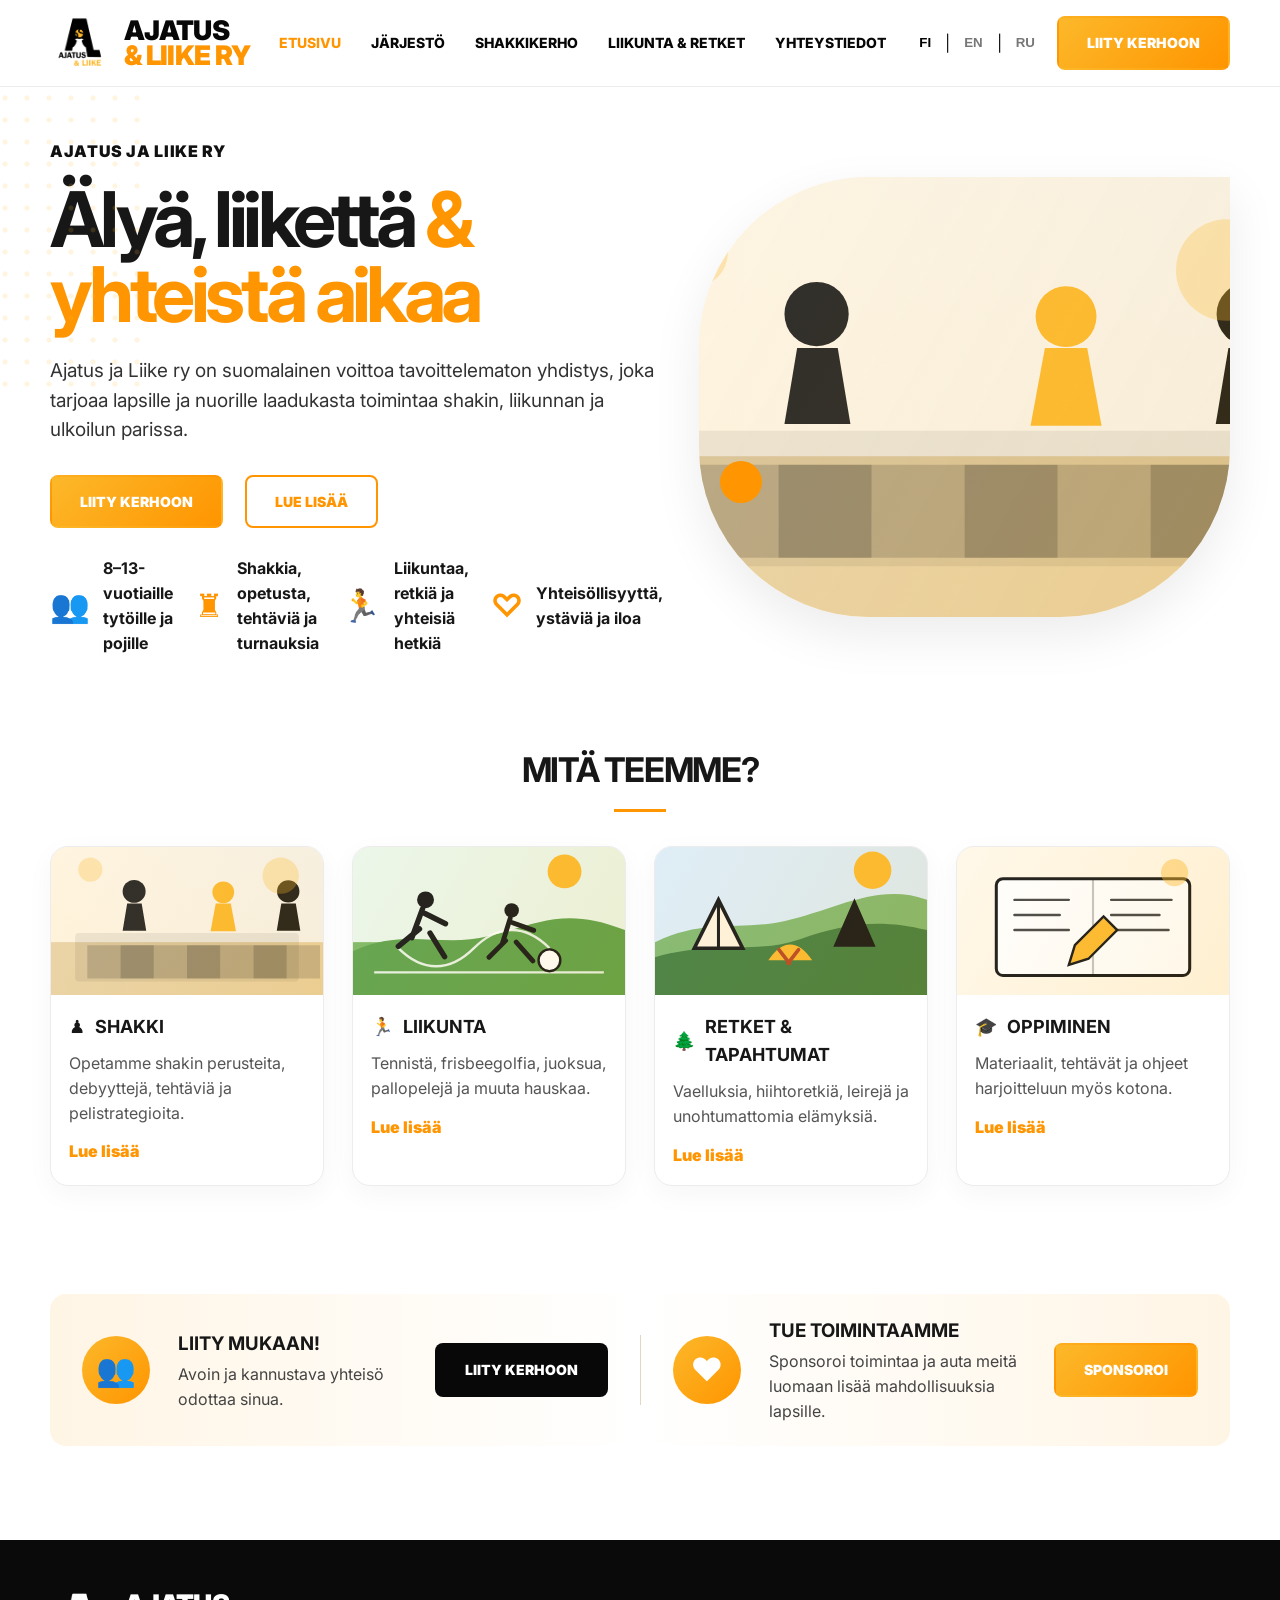
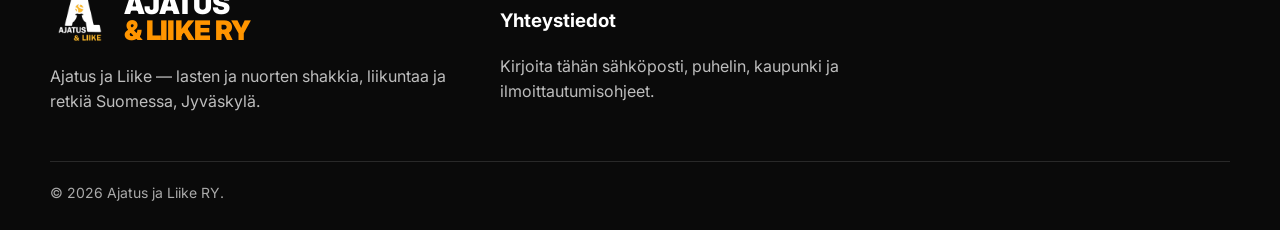
<file: index.html>
<!doctype html>
<html lang="fi">

<head>
	<meta charset="utf-8">
	<meta name="viewport" content="width=device-width,initial-scale=1">
	<meta name="description" content="Ajatus ja Liike RY — chess, sports and trips for children in Finland">
	<title>Ajatus ja Liike</title>
	<link rel="preconnect" href="https://fonts.googleapis.com">
	<link rel="preconnect" href="https://fonts.gstatic.com" crossorigin>
	<link href="https://fonts.googleapis.com/css2?family=Inter:wght@400;600;700;800;900&display=swap" rel="stylesheet">
	<link rel="stylesheet" href="assets/css/styles.css">
</head>

<body>
	<header class="topbar">
		<div class="container nav"><a class="brand" href="index.html"><img src="assets/img/logo.png"
					alt="Ajatus ja liike logo"><span>AJATUS<br><em>&&nbsp;LIIKE&nbsp;RY</em></span></a>
			<nav class="menu"><a href="index.html" class="active" data-i18n="nav_home"></a><a href="organization.html"
					class="" data-i18n="nav_org"></a><a href="chess.html" class="" data-i18n="nav_chess"></a><a
					href="sports.html" class="" data-i18n="nav_sports"></a><a href="#contacts"
					data-i18n="nav_contact"></a></nav>
			<div class="rightnav">
				<div class="langs"><button data-lang="fi">FI</button><span>|</span><button
						data-lang="en">EN</button><span>|</span><button data-lang="ru">RU</button></div><a
					class="btn btn-primary" href="#join" data-i18n="join"></a><button class="mobile-toggle">☰</button>
			</div>
		</div>
	</header>
	<main>
		<section class="hero">
			<div class="container hero-grid">
				<div>
					<div class="eyebrow" data-i18n="hero_kicker"></div>
					<h1 data-i18n="hero_title"></h1>
					<p class="lead" data-i18n="hero_text"></p>
					<div class="hero-actions"><a class="btn btn-primary" href="#join" data-i18n="join"></a><a
							class="btn btn-outline" href="organization.html" data-i18n="read"></a></div>
					<div class="facts">
						<div class="fact"><span class="ico">👥</span><b data-i18n="f1"></b></div>
						<div class="fact"><span class="ico">♜</span><b data-i18n="f2"></b></div>
						<div class="fact"><span class="ico">🏃</span><b data-i18n="f3"></b></div>
						<div class="fact"><span class="ico">♡</span><b data-i18n="f4"></b></div>
					</div>
				</div>
				<div class="hero-photo">
					<div class="photo chess-photo"></div><span class="hero-dot"></span>
				</div>
			</div>
		</section>
		<section class="section">
			<div class="container">
				<div class="section-title">
					<h2 data-i18n="what"></h2>
					<div class="mark"></div>
				</div>
				<div class="cards">
					<article class="card">
						<div class="thumb chess-photo"></div>
						<h3>♟ <span data-i18n="chess"></span></h3>
						<p data-i18n="chess_text"></p><a class="more" href="chess.html" data-i18n="read"></a>
					</article>
					<article class="card">
						<div class="thumb sports-photo"></div>
						<h3>🏃 <span data-i18n="sports"></span></h3>
						<p data-i18n="sports_text"></p><a class="more" href="sports.html" data-i18n="read"></a>
					</article>
					<article class="card">
						<div class="thumb camp-photo"></div>
						<h3>🌲 <span data-i18n="trips"></span></h3>
						<p data-i18n="trips_text"></p><a class="more" href="sports.html" data-i18n="read"></a>
					</article>
					<article class="card">
						<div class="thumb learn-photo"></div>
						<h3>🎓 <span data-i18n="learning"></span></h3>
						<p data-i18n="learning_text"></p><a class="more" href="learning.html" data-i18n="read"></a>
					</article>
				</div>
			</div>
		</section>
	</main>
	<section class="section" id="join">
		<div class="container">
			<div class="join-strip">
				<div class="join-box">
					<div class="round-ico">👥</div>
					<div>
						<h3 data-i18n="join_title"></h3>
						<p data-i18n="join_text"></p>
					</div><a class="btn btn-dark" href="mailto:vice@ajatusjaliike.fi?subject=Join%20the%20club"
						data-i18n="join"></a>
				</div>
				<div class="divider"></div>
				<div class="join-box">
					<div class="round-ico">♥</div>
					<div>
						<h3 data-i18n="sponsor_title"></h3>
						<p data-i18n="sponsor_text"></p>
					</div><a class="btn btn-primary" href="mailto:vice@ajatusjaliike.fi?subject=Sponsorship"
						data-i18n="sponsor"></a>
				</div>
			</div>
		</div>
	</section>
	<footer class="footer" id="contacts">
		<div class="container footer-grid">
			<div><a class="brand" href="index.html"><img src="assets/img/logo-white.png" alt=""><span
						style="color:#fff">AJATUS<br><em>&&nbsp;LIIKE&nbsp;RY</em></span></a>
				<p class="muted" data-i18n="footer_text"></p>
			</div>
			<div>
				<h3 data-i18n="contact_title"></h3>
				<p class="muted" data-i18n="contact_text"></p>
			</div>
			<!-- <div class="sponsor-footer">
				<div>
					<h3 data-i18n="sponsor_title"></h3>
					<p data-i18n="sponsor_text"></p>
				</div><a class="btn btn-primary" href="mailto:vice@ajatusjaliike.fi?subject=Sponsorship"
					data-i18n="sponsor"></a>
			</div> -->
		</div>
		<div class="container footer-bottom">© 2026 Ajatus ja Liike RY.</div>
	</footer>
	<script src="assets/js/main.js"></script>
</body>

</html>
</file>
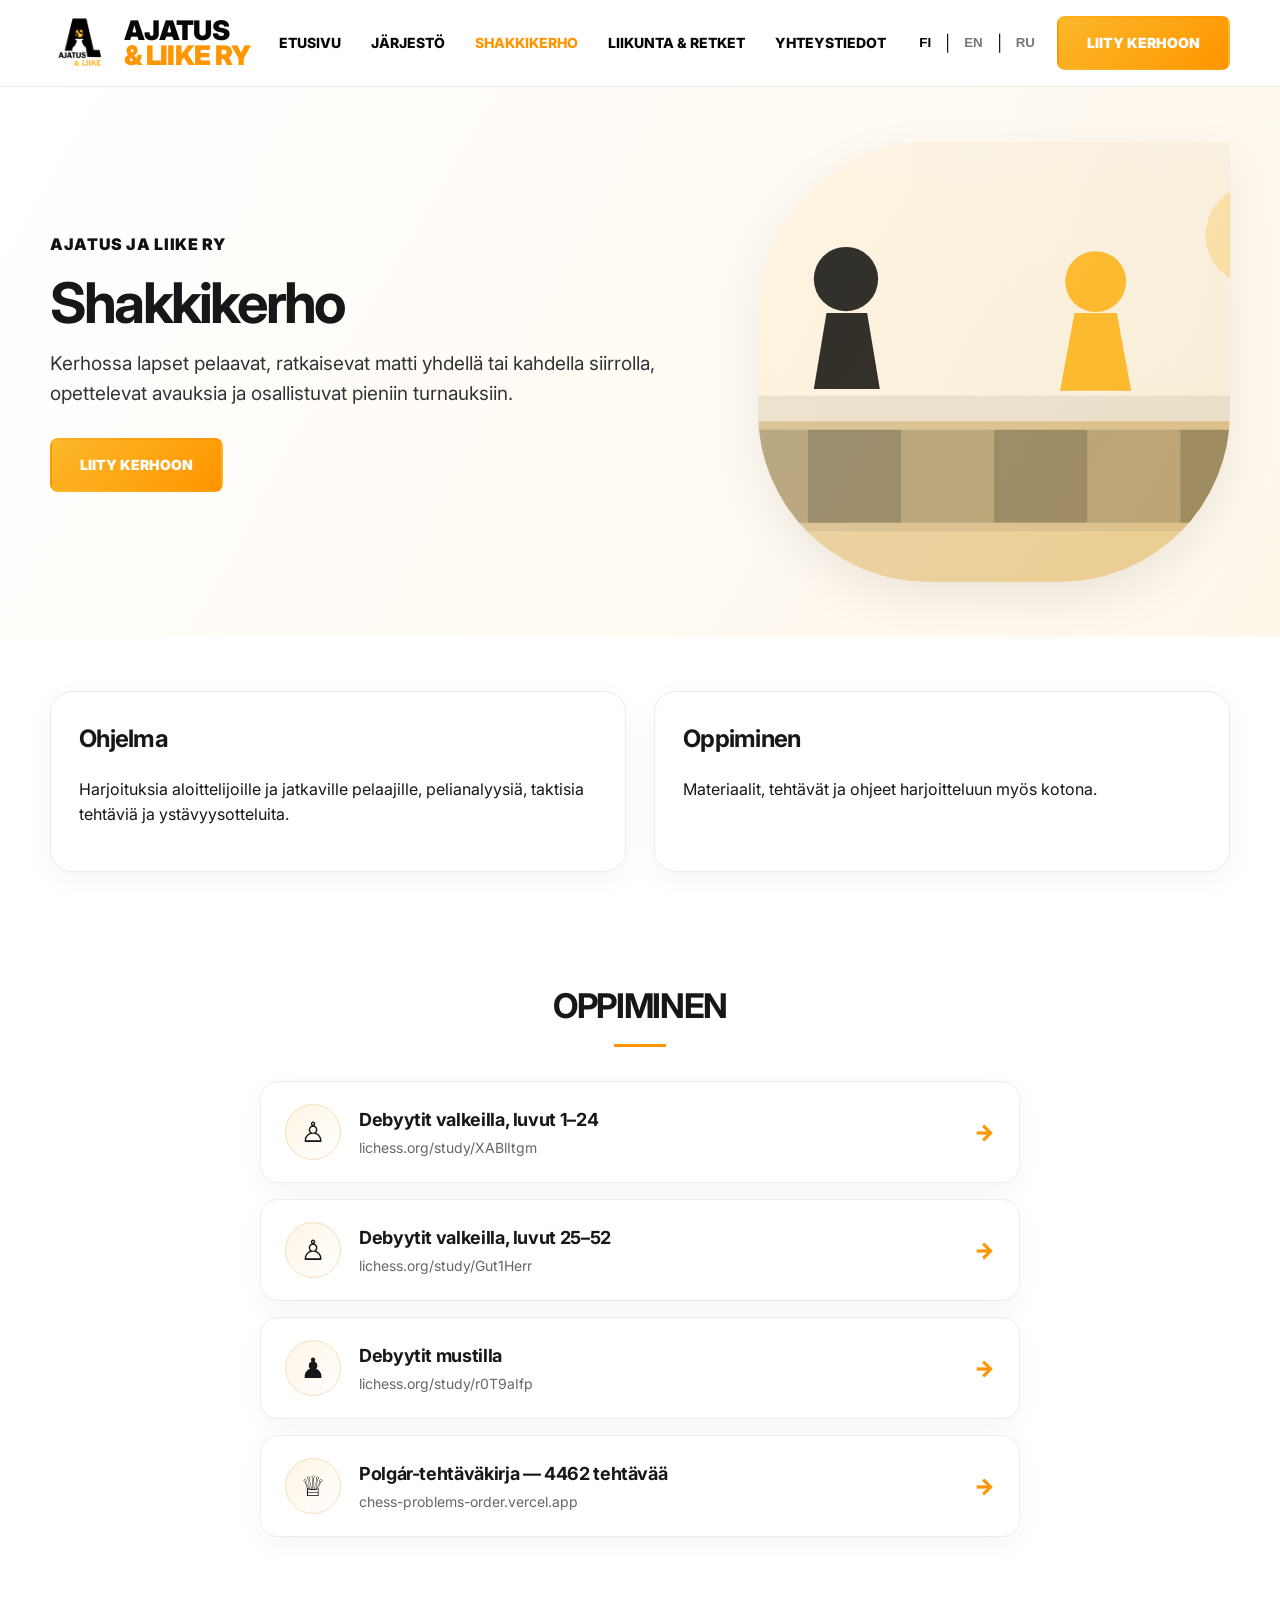
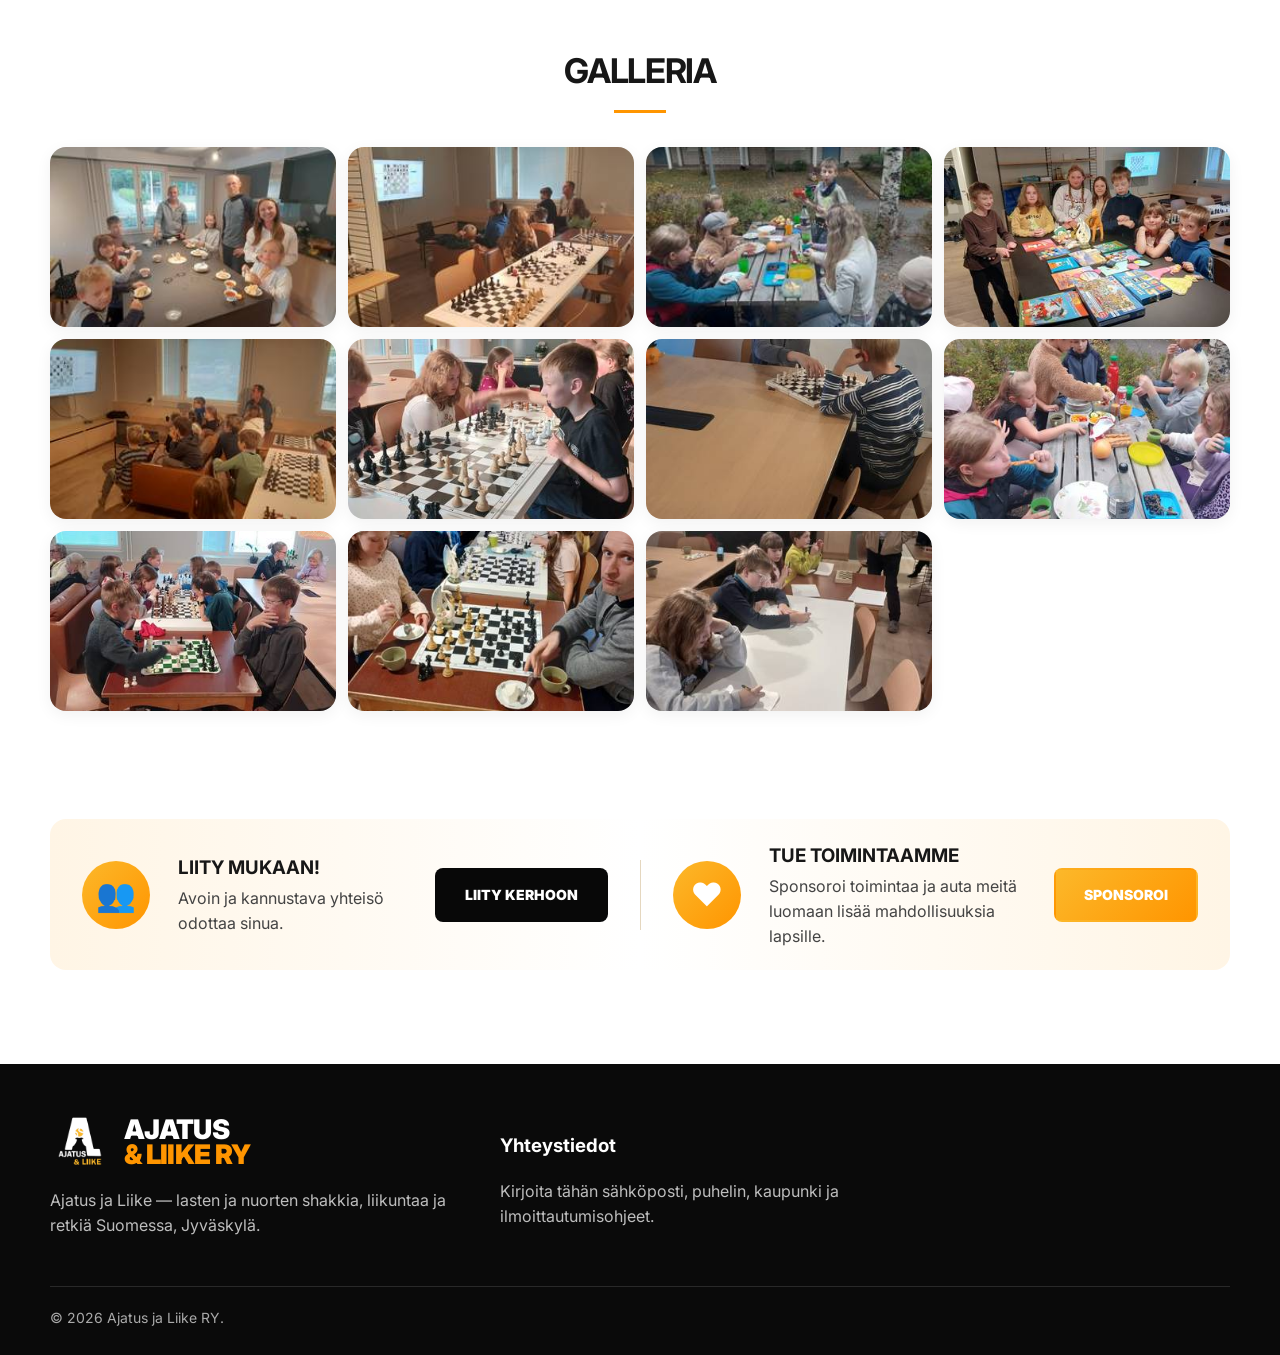
<file: chess.html>
<!doctype html>
<html lang="fi">

<head>
	<meta charset="utf-8">
	<meta name="viewport" content="width=device-width,initial-scale=1">
	<meta name="description" content="Ajatus ja Liike RY — chess, sports and trips for children in Finland">
	<title>Ajatus ja Liike</title>
	<link rel="preconnect" href="https://fonts.googleapis.com">
	<link rel="preconnect" href="https://fonts.gstatic.com" crossorigin>
	<link href="https://fonts.googleapis.com/css2?family=Inter:wght@400;600;700;800;900&display=swap" rel="stylesheet">
	<link rel="stylesheet" href="assets/css/styles.css">
	<link rel="stylesheet" href="assets/vendor/glightbox/glightbox.min.css">
</head>

<body>
	<header class="topbar">
		<div class="container nav"><a class="brand" href="index.html"><img src="assets/img/logo.png"
					alt="Ajatus ja liike logo"><span>AJATUS<br><em>&&nbsp;LIIKE&nbsp;RY</em></span></a>
			<nav class="menu"><a href="index.html" class="" data-i18n="nav_home"></a><a href="organization.html"
					class="" data-i18n="nav_org"></a><a href="chess.html" class="active" data-i18n="nav_chess"></a><a
					href="sports.html" class="" data-i18n="nav_sports"></a><a href="#contacts"
					data-i18n="nav_contact"></a></nav>
			<div class="rightnav">
				<div class="langs"><button data-lang="fi">FI</button><span>|</span><button
						data-lang="en">EN</button><span>|</span><button data-lang="ru">RU</button></div><a
					class="btn btn-primary" href="#join" data-i18n="join"></a><button class="mobile-toggle">☰</button>
			</div>
		</div>
	</header>
	<main>
		<section class="page-hero">
			<div class="container">
				<div>
					<div class="eyebrow" data-i18n="hero_kicker"></div>
					<h1 data-i18n="club_title"></h1>
					<p class="lead" data-i18n="club_text"></p><a class="btn btn-primary" href="#join"
						data-i18n="join"></a>
				</div>
				<div class="hero-photo">
					<div class="photo chess-photo"></div>
				</div>
			</div>
		</section>
		<section class="section">
			<div class="container content-grid">
				<article class="panel">
					<h2 data-i18n="program"></h2>
					<p data-i18n="program_text"></p>
				</article>
				<article class="panel">
					<h2 data-i18n="learning"></h2>
					<p data-i18n="learning_text"></p>
				</article>
			</div>
		</section>
		<section class="section">
			<div class="container">
				<div class="section-title">
					<h2 data-i18n="learning"></h2>
					<div class="mark"></div>
				</div>
				<div class="study-links">
					<a class="study-link" href="https://lichess.org/study/XABlItgm" target="_blank"
						rel="noopener noreferrer">
						<span class="study-link-ico">♙</span>
						<span class="study-link-body">
							<strong data-i18n="study_white_1_24"></strong>
							<span>lichess.org/study/XABlItgm</span>
						</span>
						<span class="study-link-arrow" aria-hidden="true">→</span>
					</a>
					<a class="study-link" href="https://lichess.org/study/Gut1Herr" target="_blank"
						rel="noopener noreferrer">
						<span class="study-link-ico">♙</span>
						<span class="study-link-body">
							<strong data-i18n="study_white_25_52"></strong>
							<span>lichess.org/study/Gut1Herr</span>
						</span>
						<span class="study-link-arrow" aria-hidden="true">→</span>
					</a>
					<a class="study-link" href="https://lichess.org/study/r0T9aIfp/E6cDTEu2" target="_blank"
						rel="noopener noreferrer">
						<span class="study-link-ico">♟</span>
						<span class="study-link-body">
							<strong data-i18n="study_black"></strong>
							<span>lichess.org/study/r0T9aIfp</span>
						</span>
						<span class="study-link-arrow" aria-hidden="true">→</span>
					</a>
					<a class="study-link" href="https://chess-problems-order.vercel.app/" target="_blank"
						rel="noopener noreferrer">
						<span class="study-link-ico">♕</span>
						<span class="study-link-body">
							<strong data-i18n="study_polgar"></strong>
							<span>chess-problems-order.vercel.app</span>
						</span>
						<span class="study-link-arrow" aria-hidden="true">→</span>
					</a>
				</div>
			</div>
		</section>
		<section class="section">
			<div class="container">
				<div class="section-title">
					<h2 data-i18n="gallery"></h2>
					<div class="mark"></div>
				</div>
				<div class="gallery gallery-photos">
					<a href="assets/img/photos/01-large.jpg"><img src="assets/img/photos/01-large-thumb.jpg"
							alt="Chess club photo 1" loading="lazy"></a>
					<a href="assets/img/photos/02-large.jpg"><img src="assets/img/photos/02-large-thumb.jpg"
							alt="Chess club photo 2" loading="lazy"></a>
					<a href="assets/img/photos/03-large.jpg"><img src="assets/img/photos/03-large-thumb.jpg"
							alt="Chess club photo 3" loading="lazy"></a>
					<a href="assets/img/photos/04-large.jpg"><img src="assets/img/photos/04-large-thumb.jpg"
							alt="Chess club photo 4" loading="lazy"></a>
					<a href="assets/img/photos/05-large.jpg"><img src="assets/img/photos/05-large-thumb.jpg"
							alt="Chess club photo 5" loading="lazy"></a>
					<a href="assets/img/photos/06-large.jpg"><img src="assets/img/photos/06-large-thumb.jpg"
							alt="Chess club photo 6" loading="lazy"></a>
					<a href="assets/img/photos/07-large.jpg"><img src="assets/img/photos/07-large-thumb.jpg"
							alt="Chess club photo 7" loading="lazy"></a>
					<a href="assets/img/photos/08-large.jpg"><img src="assets/img/photos/08-large-thumb.jpg"
							alt="Chess club photo 8" loading="lazy"></a>
					<a href="assets/img/photos/09-large.jpg"><img src="assets/img/photos/09-large-thumb.jpg"
							alt="Chess club photo 9" loading="lazy"></a>
					<a href="assets/img/photos/10-large.jpg"><img src="assets/img/photos/10-large-thumb.jpg"
							alt="Chess club photo 10" loading="lazy"></a>
					<a href="assets/img/photos/11-large.jpg"><img src="assets/img/photos/11-large-thumb.jpg"
							alt="Chess club photo 11" loading="lazy"></a>
				</div>
			</div>
		</section>
	</main>
	<section class="section" id="join">
		<div class="container">
			<div class="join-strip">
				<div class="join-box">
					<div class="round-ico">👥</div>
					<div>
						<h3 data-i18n="join_title"></h3>
						<p data-i18n="join_text"></p>
					</div><a class="btn btn-dark" href="mailto:vice@ajatusjaliike.fi?subject=Join%20the%20club"
						data-i18n="join"></a>
				</div>
				<div class="divider"></div>
				<div class="join-box">
					<div class="round-ico">♥</div>
					<div>
						<h3 data-i18n="sponsor_title"></h3>
						<p data-i18n="sponsor_text"></p>
					</div><a class="btn btn-primary" href="mailto:vice@ajatusjaliike.fi?subject=Sponsorship"
						data-i18n="sponsor"></a>
				</div>
			</div>
		</div>
	</section>
	<footer class="footer" id="contacts">
		<div class="container footer-grid">
			<div><a class="brand" href="index.html"><img src="assets/img/logo-white.png" alt=""><span
						style="color:#fff">AJATUS<br><em>&&nbsp;LIIKE&nbsp;RY</em></span></a>
				<p class="muted" data-i18n="footer_text"></p>
			</div>
			<div>
				<h3 data-i18n="contact_title"></h3>
				<p class="muted" data-i18n="contact_text"></p>
			</div>
			<!-- <div class="sponsor-footer">
				<div>
					<h3 data-i18n="sponsor_title"></h3>
					<p data-i18n="sponsor_text"></p>
				</div><a class="btn btn-primary" href="mailto:vice@ajatusjaliike.fi?subject=Sponsorship"
					data-i18n="sponsor"></a>
			</div> -->
		</div>
		<div class="container footer-bottom">© 2026 Ajatus ja Liike RY.</div>
	</footer>
	<script src="assets/js/main.js"></script>
	<script src="assets/vendor/glightbox/glightbox.min.js"></script>
	<script src="assets/js/gallery.js"></script>
</body>

</html>
</file>
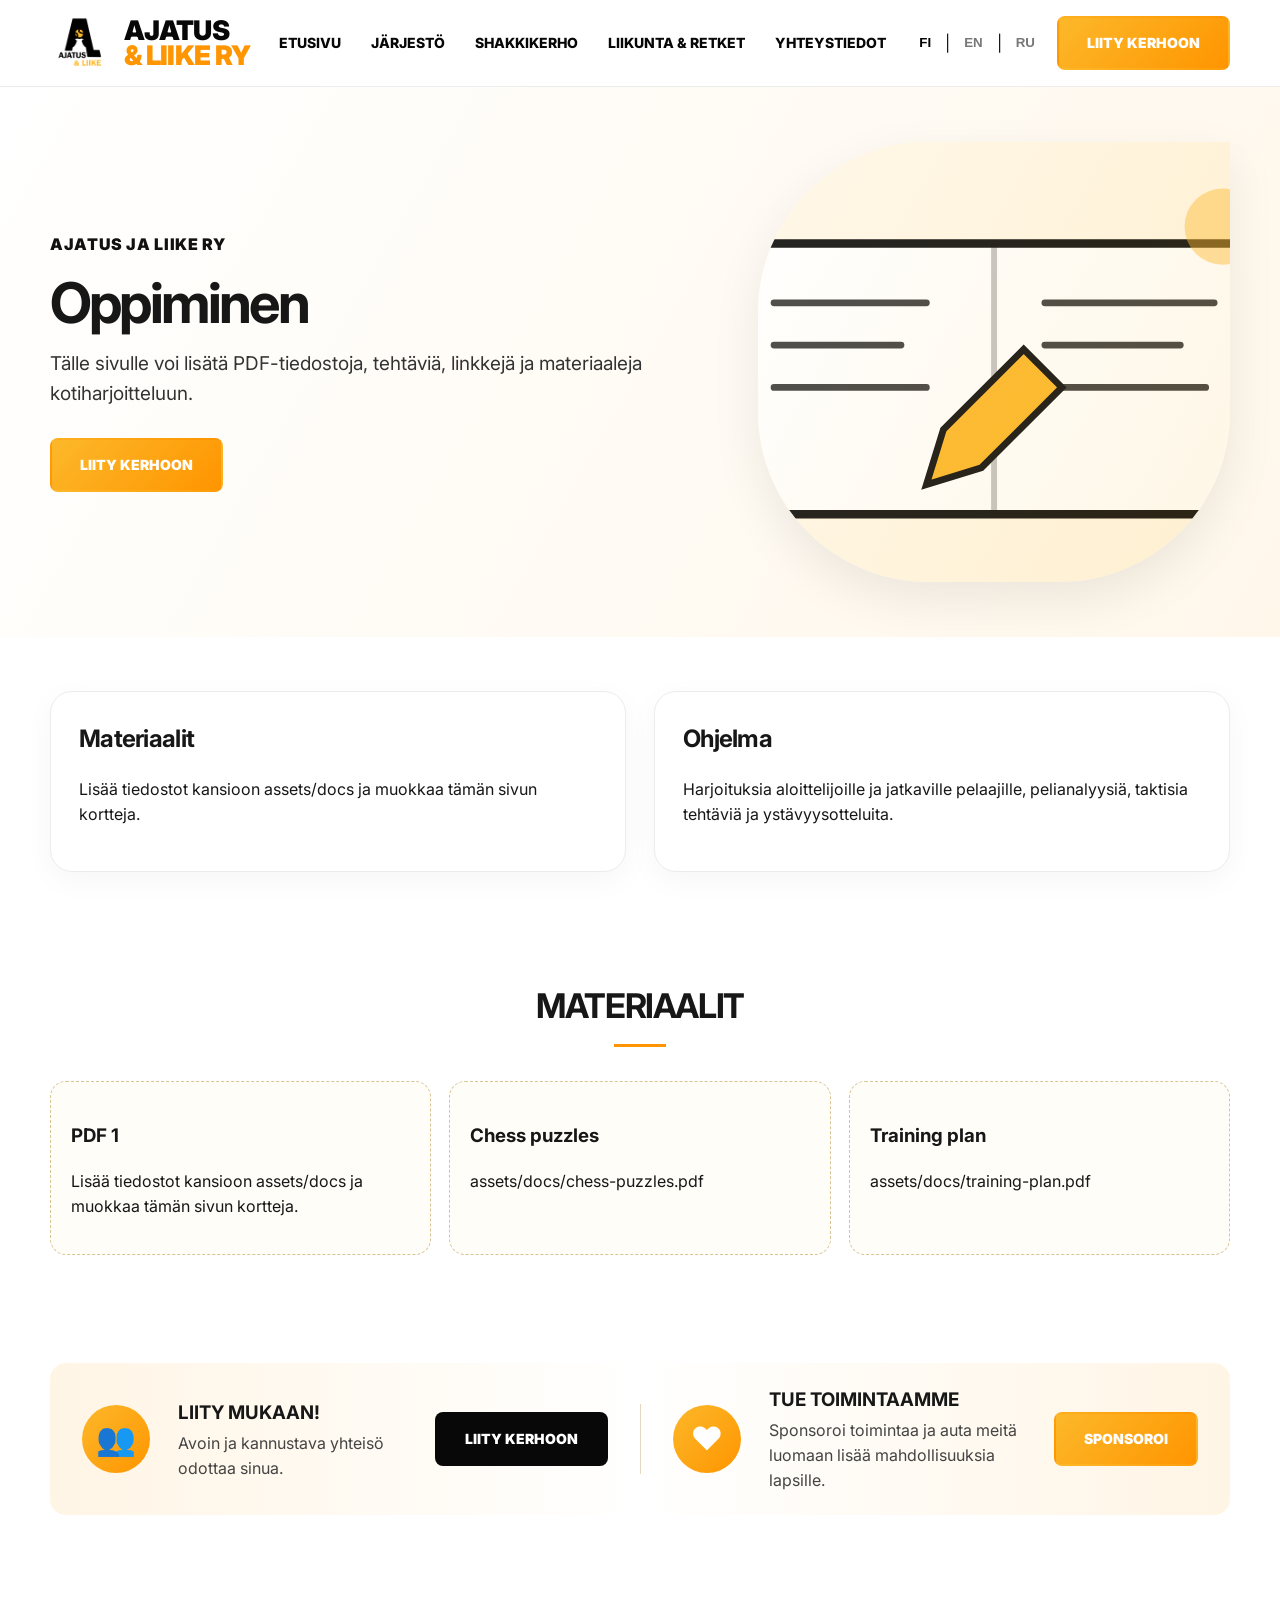
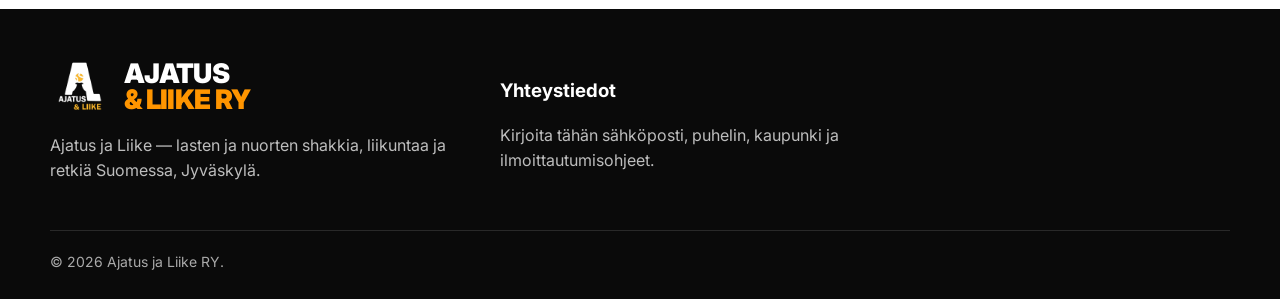
<file: learning.html>
<!doctype html>
<html lang="fi">

<head>
	<meta charset="utf-8">
	<meta name="viewport" content="width=device-width,initial-scale=1">
	<meta name="description" content="Ajatus ja Liike RY — chess, sports and trips for children in Finland">
	<title>Ajatus ja Liike</title>
	<link rel="preconnect" href="https://fonts.googleapis.com">
	<link rel="preconnect" href="https://fonts.gstatic.com" crossorigin>
	<link href="https://fonts.googleapis.com/css2?family=Inter:wght@400;600;700;800;900&display=swap" rel="stylesheet">
	<link rel="stylesheet" href="assets/css/styles.css">
</head>

<body>
	<header class="topbar">
		<div class="container nav"><a class="brand" href="index.html"><img src="assets/img/logo.png"
					alt="Ajatus ja liike logo"><span>AJATUS<br><em>&&nbsp;LIIKE&nbsp;RY</em></span></a>
			<nav class="menu"><a href="index.html" class="" data-i18n="nav_home"></a><a href="organization.html"
					class="" data-i18n="nav_org"></a><a href="chess.html" class="" data-i18n="nav_chess"></a><a
					href="sports.html" class="" data-i18n="nav_sports"></a><a href="#contacts"
					data-i18n="nav_contact"></a></nav>
			<div class="rightnav">
				<div class="langs"><button data-lang="fi">FI</button><span>|</span><button
						data-lang="en">EN</button><span>|</span><button data-lang="ru">RU</button></div><a
					class="btn btn-primary" href="#join" data-i18n="join"></a><button class="mobile-toggle">☰</button>
			</div>
		</div>
	</header>
	<main>
		<section class="page-hero">
			<div class="container">
				<div>
					<div class="eyebrow" data-i18n="hero_kicker"></div>
					<h1 data-i18n="learn_title"></h1>
					<p class="lead" data-i18n="learn_text"></p><a class="btn btn-primary" href="#join"
						data-i18n="join"></a>
				</div>
				<div class="hero-photo">
					<div class="photo learn-photo"></div>
				</div>
			</div>
		</section>
		<section class="section">
			<div class="container content-grid">
				<article class="panel">
					<h2 data-i18n="materials"></h2>
					<p data-i18n="materials_text"></p>
				</article>
				<article class="panel">
					<h2 data-i18n="program"></h2>
					<p data-i18n="program_text"></p>
				</article>
			</div>
		</section>
		<section class="section">
			<div class="container">
				<div class="section-title">
					<h2 data-i18n="materials"></h2>
					<div class="mark"></div>
				</div>
				<div class="files">
					<div class="file">
						<h3>PDF 1</h3>
						<p data-i18n="materials_text"></p>
					</div>
					<div class="file">
						<h3>Chess puzzles</h3>
						<p>assets/docs/chess-puzzles.pdf</p>
					</div>
					<div class="file">
						<h3>Training plan</h3>
						<p>assets/docs/training-plan.pdf</p>
					</div>
				</div>
			</div>
		</section>
	</main>
	<section class="section" id="join">
		<div class="container">
			<div class="join-strip">
				<div class="join-box">
					<div class="round-ico">👥</div>
					<div>
						<h3 data-i18n="join_title"></h3>
						<p data-i18n="join_text"></p>
					</div><a class="btn btn-dark" href="mailto:vice@ajatusjaliike.fi?subject=Join%20the%20club"
						data-i18n="join"></a>
				</div>
				<div class="divider"></div>
				<div class="join-box">
					<div class="round-ico">♥</div>
					<div>
						<h3 data-i18n="sponsor_title"></h3>
						<p data-i18n="sponsor_text"></p>
					</div><a class="btn btn-primary" href="mailto:vice@ajatusjaliike.fi?subject=Sponsorship"
						data-i18n="sponsor"></a>
				</div>
			</div>
		</div>
	</section>
	<footer class="footer" id="contacts">
		<div class="container footer-grid">
			<div><a class="brand" href="index.html"><img src="assets/img/logo-white.png" alt=""><span
						style="color:#fff">AJATUS<br><em>&&nbsp;LIIKE&nbsp;RY</em></span></a>
				<p class="muted" data-i18n="footer_text"></p>
			</div>
			<div>
				<h3 data-i18n="contact_title"></h3>
				<p class="muted" data-i18n="contact_text"></p>
			</div>
			<!-- <div class="sponsor-footer">
				<div>
					<h3 data-i18n="sponsor_title"></h3>
					<p data-i18n="sponsor_text"></p>
				</div><a class="btn btn-primary" href="mailto:vice@ajatusjaliike.fi?subject=Sponsorship"
					data-i18n="sponsor"></a>
			</div> -->
		</div>
		<div class="container footer-bottom">© 2026 Ajatus ja Liike RY.</div>
	</footer>
	<script src="assets/js/main.js"></script>
</body>

</html>
</file>
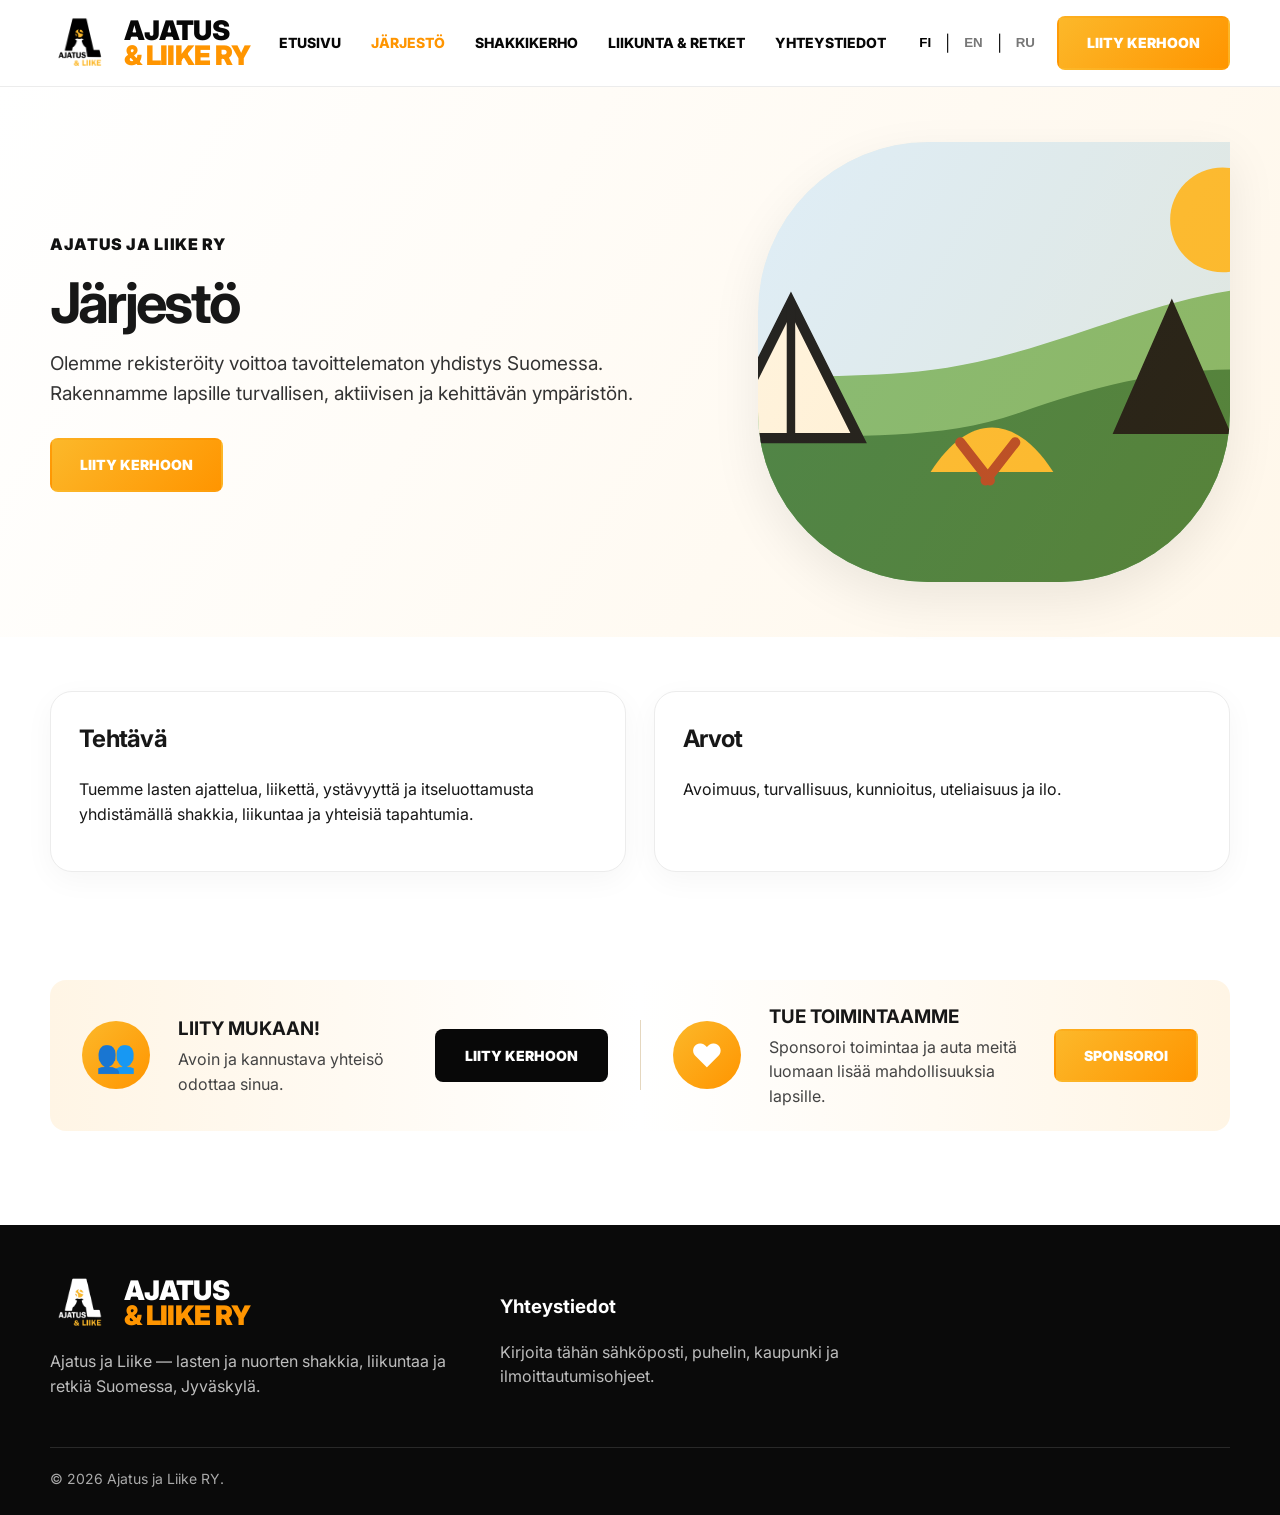
<file: organization.html>
<!doctype html>
<html lang="fi">

<head>
	<meta charset="utf-8">
	<meta name="viewport" content="width=device-width,initial-scale=1">
	<meta name="description" content="Ajatus ja Liike RY — chess, sports and trips for children in Finland">
	<title>Ajatus ja Liike</title>
	<link rel="preconnect" href="https://fonts.googleapis.com">
	<link rel="preconnect" href="https://fonts.gstatic.com" crossorigin>
	<link href="https://fonts.googleapis.com/css2?family=Inter:wght@400;600;700;800;900&display=swap" rel="stylesheet">
	<link rel="stylesheet" href="assets/css/styles.css">
</head>

<body>
	<header class="topbar">
		<div class="container nav"><a class="brand" href="index.html"><img src="assets/img/logo.png"
					alt="Ajatus ja liike logo"><span>AJATUS<br><em>&&nbsp;LIIKE&nbsp;RY</em></span></a>
			<nav class="menu"><a href="index.html" class="" data-i18n="nav_home"></a><a href="organization.html"
					class="active" data-i18n="nav_org"></a><a href="chess.html" class="" data-i18n="nav_chess"></a><a
					href="sports.html" class="" data-i18n="nav_sports"></a><a href="#contacts"
					data-i18n="nav_contact"></a></nav>
			<div class="rightnav">
				<div class="langs"><button data-lang="fi">FI</button><span>|</span><button
						data-lang="en">EN</button><span>|</span><button data-lang="ru">RU</button></div><a
					class="btn btn-primary" href="#join" data-i18n="join"></a><button class="mobile-toggle">☰</button>
			</div>
		</div>
	</header>
	<main>
		<section class="page-hero">
			<div class="container">
				<div>
					<div class="eyebrow" data-i18n="hero_kicker"></div>
					<h1 data-i18n="org_title"></h1>
					<p class="lead" data-i18n="org_text"></p><a class="btn btn-primary" href="#join"
						data-i18n="join"></a>
				</div>
				<div class="hero-photo">
					<div class="photo camp-photo"></div>
				</div>
			</div>
		</section>
		<section class="section">
			<div class="container content-grid">
				<article class="panel">
					<h2 data-i18n="mission"></h2>
					<p data-i18n="mission_text"></p>
				</article>
				<article class="panel">
					<h2 data-i18n="values"></h2>
					<p data-i18n="values_text"></p>
				</article>
			</div>
		</section>

	</main>
	<section class="section" id="join">
		<div class="container">
			<div class="join-strip">
				<div class="join-box">
					<div class="round-ico">👥</div>
					<div>
						<h3 data-i18n="join_title"></h3>
						<p data-i18n="join_text"></p>
					</div><a class="btn btn-dark" href="mailto:vice@ajatusjaliike.fi?subject=Join%20the%20club"
						data-i18n="join"></a>
				</div>
				<div class="divider"></div>
				<div class="join-box">
					<div class="round-ico">♥</div>
					<div>
						<h3 data-i18n="sponsor_title"></h3>
						<p data-i18n="sponsor_text"></p>
					</div><a class="btn btn-primary" href="mailto:vice@ajatusjaliike.fi?subject=Sponsorship"
						data-i18n="sponsor"></a>
				</div>
			</div>
		</div>
	</section>
	<footer class="footer" id="contacts">
		<div class="container footer-grid">
			<div><a class="brand" href="index.html"><img src="assets/img/logo-white.png" alt=""><span
						style="color:#fff">AJATUS<br><em>&&nbsp;LIIKE&nbsp;RY</em></span></a>
				<p class="muted" data-i18n="footer_text"></p>
			</div>
			<div>
				<h3 data-i18n="contact_title"></h3>
				<p class="muted" data-i18n="contact_text"></p>
			</div>
			<!-- <div class="sponsor-footer">
				<div>
					<h3 data-i18n="sponsor_title"></h3>
					<p data-i18n="sponsor_text"></p>
				</div><a class="btn btn-primary" href="mailto:vice@ajatusjaliike.fi?subject=Sponsorship"
					data-i18n="sponsor"></a>
			</div> -->
		</div>
		<div class="container footer-bottom">© 2026 Ajatus ja Liike RY.</div>
	</footer>
	<script src="assets/js/main.js"></script>
</body>

</html>
</file>
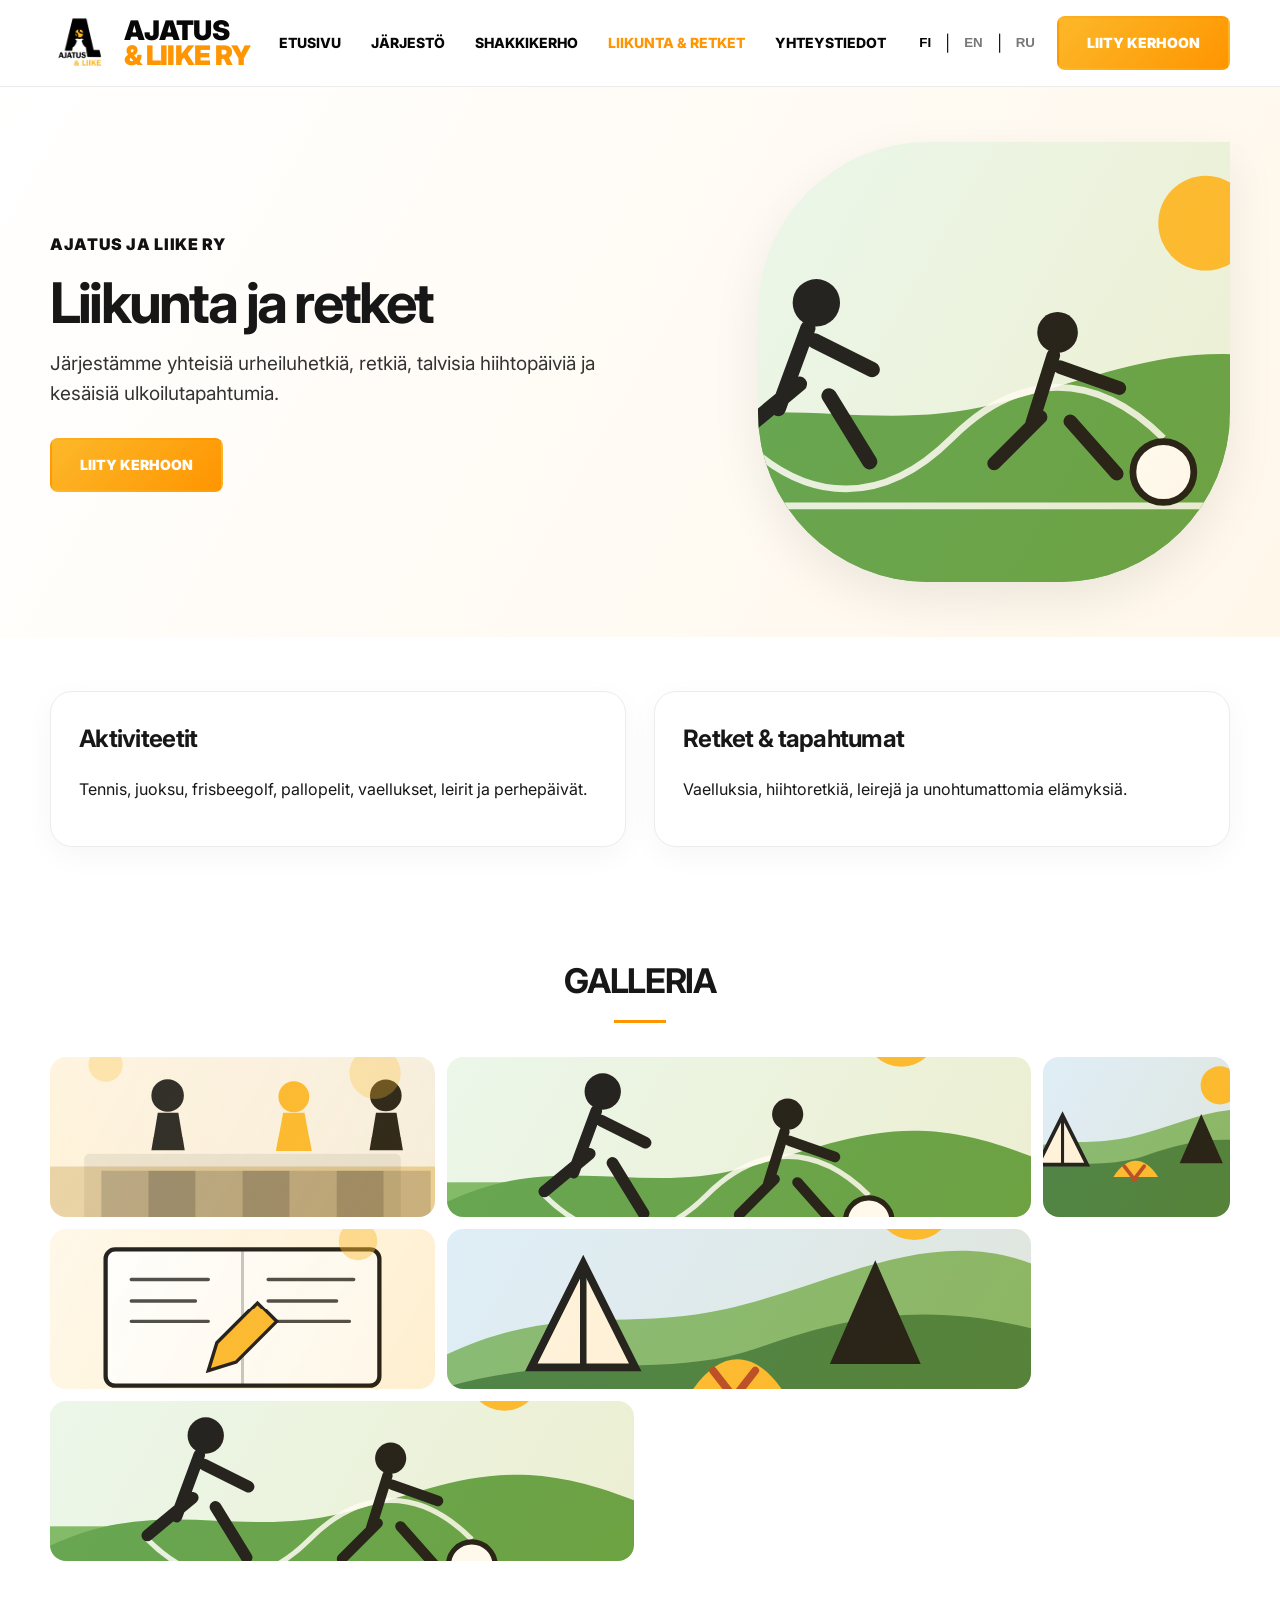
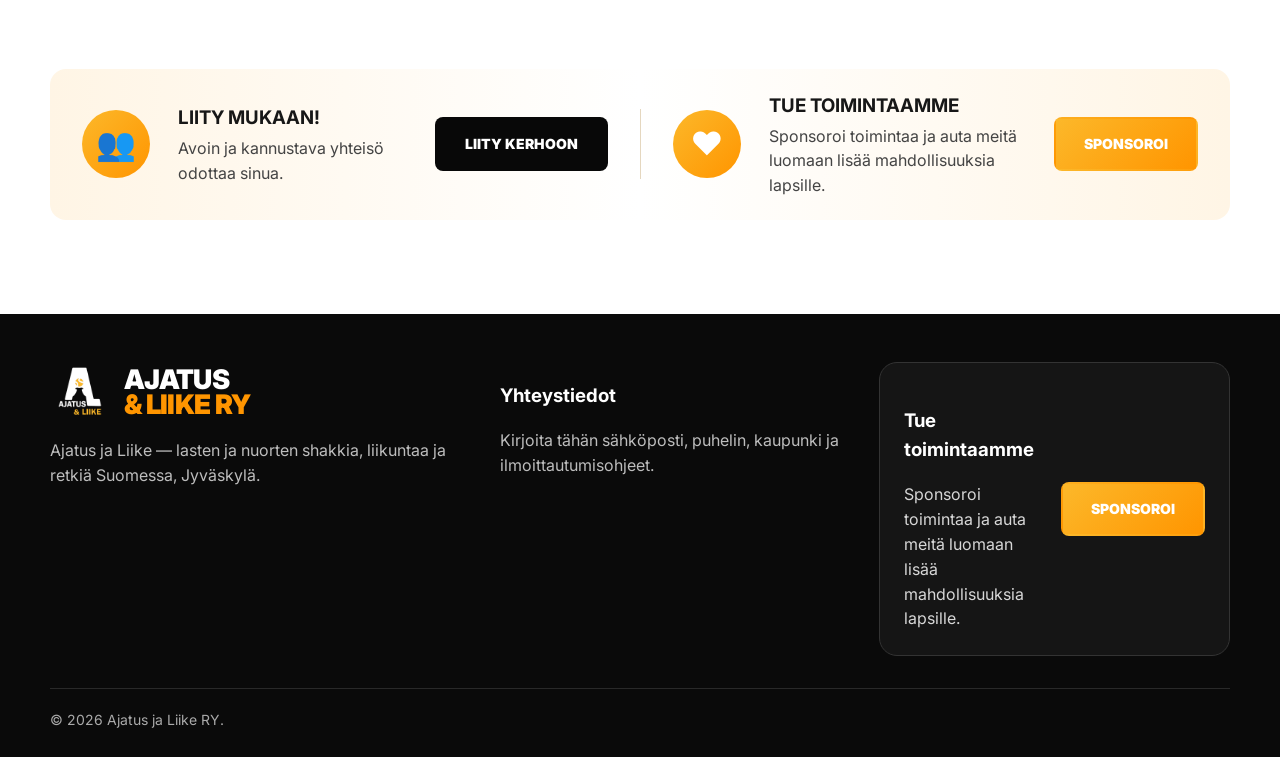
<file: sports.html>
<!doctype html>
<html lang="fi">

<head>
	<meta charset="utf-8">
	<meta name="viewport" content="width=device-width,initial-scale=1">
	<meta name="description" content="Ajatus ja Liike RY — chess, sports and trips for children in Finland">
	<title>Ajatus ja Liike</title>
	<link rel="preconnect" href="https://fonts.googleapis.com">
	<link rel="preconnect" href="https://fonts.gstatic.com" crossorigin>
	<link href="https://fonts.googleapis.com/css2?family=Inter:wght@400;600;700;800;900&display=swap" rel="stylesheet">
	<link rel="stylesheet" href="assets/css/styles.css">
</head>

<body>
	<header class="topbar">
		<div class="container nav"><a class="brand" href="index.html"><img src="assets/img/logo.png"
					alt="Ajatus ja liike logo"><span>AJATUS<br><em>&&nbsp;LIIKE&nbsp;RY</em></span></a>
			<nav class="menu"><a href="index.html" class="" data-i18n="nav_home"></a><a href="organization.html"
					class="" data-i18n="nav_org"></a><a href="chess.html" class="" data-i18n="nav_chess"></a><a
					href="sports.html" class="active" data-i18n="nav_sports"></a><a href="#contacts"
					data-i18n="nav_contact"></a></nav>
			<div class="rightnav">
				<div class="langs"><button data-lang="fi">FI</button><span>|</span><button
						data-lang="en">EN</button><span>|</span><button data-lang="ru">RU</button></div><a
					class="btn btn-primary" href="#join" data-i18n="join"></a><button class="mobile-toggle">☰</button>
			</div>
		</div>
	</header>
	<main>
		<section class="page-hero">
			<div class="container">
				<div>
					<div class="eyebrow" data-i18n="hero_kicker"></div>
					<h1 data-i18n="sport_title"></h1>
					<p class="lead" data-i18n="sport_text"></p><a class="btn btn-primary" href="#join"
						data-i18n="join"></a>
				</div>
				<div class="hero-photo">
					<div class="photo sports-photo"></div>
				</div>
			</div>
		</section>
		<section class="section">
			<div class="container content-grid">
				<article class="panel">
					<h2 data-i18n="activities"></h2>
					<p data-i18n="activities_text"></p>
				</article>
				<article class="panel">
					<h2 data-i18n="trips"></h2>
					<p data-i18n="trips_text"></p>
				</article>
			</div>
		</section>
		<section class="section">
			<div class="container">
				<div class="section-title">
					<h2 data-i18n="gallery"></h2>
					<div class="mark"></div>
				</div>
				<div class="gallery">
					<div class="chess-photo"></div>
					<div class="sports-photo"></div>
					<div class="camp-photo"></div>
					<div class="learn-photo"></div>
					<div class="camp-photo"></div>
					<div class="sports-photo"></div>
				</div>
			</div>
		</section>
	</main>
	<section class="section" id="join">
		<div class="container">
			<div class="join-strip">
				<div class="join-box">
					<div class="round-ico">👥</div>
					<div>
						<h3 data-i18n="join_title"></h3>
						<p data-i18n="join_text"></p>
					</div><a class="btn btn-dark" href="mailto:vice@ajatusjaliike.fi?subject=Join%20the%20club"
						data-i18n="join"></a>
				</div>
				<div class="divider"></div>
				<div class="join-box">
					<div class="round-ico">♥</div>
					<div>
						<h3 data-i18n="sponsor_title"></h3>
						<p data-i18n="sponsor_text"></p>
					</div><a class="btn btn-primary" href="mailto:vice@ajatusjaliike.fi?subject=Sponsorship"
						data-i18n="sponsor"></a>
				</div>
			</div>
		</div>
	</section>
	<footer class="footer" id="contacts">
		<div class="container footer-grid">
			<div><a class="brand" href="index.html"><img src="assets/img/logo-white.png" alt=""><span
						style="color:#fff">AJATUS<br><em>&&nbsp;LIIKE&nbsp;RY</em></span></a>
				<p class="muted" data-i18n="footer_text"></p>
			</div>
			<div>
				<h3 data-i18n="contact_title"></h3>
				<p class="muted" data-i18n="contact_text"></p>
			</div>
			<div class="sponsor-footer">
				<div>
					<h3 data-i18n="sponsor_title"></h3>
					<p data-i18n="sponsor_text"></p>
				</div><a class="btn btn-primary" href="mailto:vice@ajatusjaliike.fi?subject=Sponsorship"
					data-i18n="sponsor"></a>
			</div>
		</div>
		<div class="container footer-bottom">© 2026 Ajatus ja Liike RY.</div>
	</footer>
	<script src="assets/js/main.js"></script>
</body>

</html>
</file>
<file: assets/css/styles.css>
:root {
	--orange: #FCB82A;
	--orange2: #ff9500;
	--black: #070707;
	--text: #171717;
	--muted: #666;
	--line: #ececec;
	--soft: #fff5e4;
	--white: #fff;
	--radius: 26px;
	--shadow: 0 18px 50px rgba(0, 0, 0, .08)
}

* {
	box-sizing: border-box
}

html {
	scroll-behavior: smooth
}

body {
	margin: 0;
	font-family: Inter, system-ui, -apple-system, BlinkMacSystemFont, "Segoe UI", Arial, sans-serif;
	color: var(--text);
	background: #fff;
	line-height: 1.55
}

.container {
	width: min(1180px, calc(100% - 40px));
	margin: 0 auto
}

.topbar {
	position: sticky;
	top: 0;
	z-index: 50;
	background: rgba(255, 255, 255, .92);
	backdrop-filter: blur(18px);
	border-bottom: 1px solid var(--line)
}

.nav {
	height: 86px;
	display: flex;
	align-items: center;
	justify-content: space-between;
	gap: 28px
}

.brand {
	display: flex;
	align-items: center;
	gap: 14px;
	text-decoration: none;
	color: var(--black);
	font-weight: 900;
	letter-spacing: -.04em
}

.brand img {
	width: 60px;
	height: 60px;
	object-fit: contain
}

.brand span {
	display: block;
	font-size: 27px;
	line-height: .94
}

.brand em {
	font-style: normal;
	color: var(--orange2)
}

.menu {
	display: flex;
	align-items: center;
	gap: 30px
}

.menu a {
	color: var(--black);
	text-decoration: none;
	font-size: 14px;
	font-weight: 800;
	text-transform: uppercase
}

.menu a.active,
.menu a:hover {
	color: var(--orange2)
}

.rightnav {
	display: flex;
	align-items: center;
	gap: 18px
}

.langs {
	display: flex;
	gap: 10px;
	align-items: center
}

.langs button {
	border: 0;
	background: transparent;
	padding: 4px;
	font-weight: 800;
	cursor: pointer;
	color: #777
}

.langs button.active {
	color: #000
}

.btn {
	display: inline-flex;
	align-items: center;
	justify-content: center;
	border-radius: 8px;
	padding: 14px 28px;
	text-decoration: none;
	font-weight: 900;
	text-transform: uppercase;
	font-size: 14px;
	border: 2px solid transparent;
	transition: .2s
}

.btn-primary {
	background: linear-gradient(135deg, var(--orange), var(--orange2));
	color: #fff
}

.btn-primary:hover {
	transform: translateY(-2px);
	box-shadow: 0 12px 24px rgba(252, 184, 42, .32)
}

.btn-outline {
	background: #fff;
	color: var(--orange2);
	border-color: var(--orange2)
}

.btn-dark {
	background: #080808;
	color: #fff
}

.mobile-toggle {
	display: none;
	border: 0;
	background: #fff;
	font-size: 28px
}

.hero {
	position: relative;
	overflow: hidden;
	padding: 52px 0 35px
}

.hero:before {
	content: "";
	position: absolute;
	left: -50px;
	top: 0;
	width: 190px;
	height: 310px;
	background: radial-gradient(var(--orange) 2px, transparent 3px);
	background-size: 22px 22px;
	opacity: .16
}

.hero-grid {
	display: grid;
	grid-template-columns: .9fr 1.1fr;
	gap: 36px;
	align-items: center
}

.eyebrow {
	text-transform: uppercase;
	font-weight: 900;
	letter-spacing: .04em;
	color: #111;
	margin-bottom: 18px
}

.hero h1 {
	font-size: clamp(44px, 6vw, 82px);
	line-height: .98;
	letter-spacing: -.06em;
	margin: 0 0 24px
}

.orange {
	color: var(--orange2)
}

.lead {
	font-size: 19px;
	max-width: 610px;
	color: #333;
	margin: 0 0 30px
}

.hero-actions {
	display: flex;
	gap: 22px;
	flex-wrap: wrap;
	margin-bottom: 28px
}

.hero-photo {
	min-height: 440px;
	border-radius: 170px 0 170px 170px;
	overflow: hidden;
	position: relative;
	box-shadow: var(--shadow);
	background: var(--soft)
}

.photo {
	width: 100%;
	height: 100%;
	min-height: inherit;
	background-size: cover;
	background-position: center
}

.chess-photo {
	background-image: linear-gradient(120deg, rgba(255, 255, 255, .08), rgba(252, 184, 42, .15)), url('../img/chess.svg')
}

.sports-photo {
	background-image: linear-gradient(120deg, rgba(255, 255, 255, .08), rgba(252, 184, 42, .12)), url('../img/sports.svg')
}

.camp-photo {
	background-image: linear-gradient(120deg, rgba(255, 255, 255, .08), rgba(252, 184, 42, .12)), url('../img/camp.svg')
}

.learn-photo {
	background-image: linear-gradient(120deg, rgba(255, 255, 255, .08), rgba(252, 184, 42, .12)), url('../img/learning.svg')
}

.hero-dot {
	position: absolute;
	left: 4%;
	bottom: 26%;
	width: 42px;
	height: 42px;
	background: var(--orange2);
	border-radius: 50%
}

.facts {
	display: grid;
	grid-template-columns: repeat(4, 1fr);
	gap: 22px;
	margin-top: 20px
}

.fact {
	display: flex;
	align-items: center;
	gap: 13px;
	font-weight: 700
}

.fact b {
	display: block
}

.fact .ico {
	font-size: 32px;
	color: var(--orange2)
}

.section {
	padding: 54px 0
}

.section-title {
	text-align: center;
	margin-bottom: 34px
}

.section-title h2 {
	font-size: 34px;
	letter-spacing: -.04em;
	text-transform: uppercase;
	margin: 0
}

.mark {
	width: 52px;
	height: 3px;
	background: var(--orange2);
	margin: 12px auto 0
}

.cards {
	display: grid;
	grid-template-columns: repeat(4, 1fr);
	gap: 28px
}

.card {
	background: #fff;
	border: 1px solid var(--line);
	border-radius: 18px;
	padding: 0 0 18px;
	overflow: hidden;
	box-shadow: 0 8px 28px rgba(0, 0, 0, .04)
}

.card .thumb {
	height: 148px;
	background-color: #eee;
	background-size: cover;
	background-position: center
}

.card h3 {
	padding: 18px 18px 0;
	margin: 0;
	font-size: 18px;
	text-transform: uppercase;
	display: flex;
	align-items: center;
	gap: 10px
}

.card p {
	padding: 0 18px;
	margin: 10px 0 14px;
	color: #555
}

.more {
	padding: 0 18px;
	color: var(--orange2);
	font-weight: 900;
	text-decoration: none
}

.join-strip {
	background: linear-gradient(90deg, #fff5e5, #fff, #fff5e5);
	border-radius: 16px;
	padding: 22px 32px;
	display: grid;
	grid-template-columns: 1fr 1px 1fr;
	gap: 32px;
	align-items: center
}

.join-box {
	display: grid;
	grid-template-columns: 78px 1fr auto;
	gap: 18px;
	align-items: center
}

.round-ico {
	width: 68px;
	height: 68px;
	border-radius: 50%;
	background: linear-gradient(135deg, var(--orange), var(--orange2));
	color: #fff;
	display: flex;
	align-items: center;
	justify-content: center;
	font-size: 32px
}

.join-box h3 {
	margin: 0;
	text-transform: uppercase
}

.join-box p {
	margin: 4px 0 0;
	color: #444
}

.divider {
	height: 70px;
	background: #e5d7bf
}

.page-hero {
	padding: 55px 0;
	background: linear-gradient(120deg, #fff, #fff7ea)
}

.page-hero .container {
	display: grid;
	grid-template-columns: 1fr .7fr;
	gap: 34px;
	align-items: center
}

.page-hero h1 {
	font-size: 56px;
	line-height: 1;
	margin: 0 0 18px;
	letter-spacing: -.05em
}

.content-grid {
	display: grid;
	grid-template-columns: 1fr 1fr;
	gap: 28px
}

.panel {
	background: #fff;
	border: 1px solid var(--line);
	border-radius: 22px;
	padding: 28px;
	box-shadow: 0 8px 30px rgba(0, 0, 0, .04)
}

.panel h2,
.panel h3 {
	margin-top: 0;
	letter-spacing: -.03em
}

.list {
	padding-left: 20px
}

.study-links {
	display: grid;
	gap: 16px;
	max-width: 760px;
	margin: 0 auto
}

.study-link {
	display: grid;
	grid-template-columns: 56px 1fr auto;
	align-items: center;
	gap: 18px;
	padding: 22px 24px;
	border: 1px solid var(--line);
	border-radius: 18px;
	background: #fff;
	box-shadow: 0 8px 28px rgba(0, 0, 0, .04);
	text-decoration: none;
	color: inherit;
	transition: border-color .2s, box-shadow .2s, transform .2s
}

.study-link:hover {
	border-color: #f3d48a;
	box-shadow: 0 14px 36px rgba(252, 184, 42, .18);
	transform: translateY(-2px)
}

.study-link-ico {
	width: 56px;
	height: 56px;
	border-radius: 50%;
	display: flex;
	align-items: center;
	justify-content: center;
	font-size: 28px;
	background: linear-gradient(135deg, var(--soft), #fff);
	border: 1px solid #f3e0b8
}

.study-link-body {
	display: flex;
	flex-direction: column;
	gap: 4px;
	min-width: 0
}

.study-link-body strong {
	font-size: 18px;
	letter-spacing: -.02em
}

.study-link-body span {
	font-size: 14px;
	color: var(--muted);
	overflow: hidden;
	text-overflow: ellipsis;
	white-space: nowrap
}

.study-link-arrow {
	font-size: 22px;
	font-weight: 900;
	color: var(--orange2);
	transition: transform .2s
}

.study-link:hover .study-link-arrow {
	transform: translateX(4px)
}

.gallery {
	display: grid;
	grid-template-columns: repeat(6, 1fr);
	gap: 12px
}

.gallery div {
	height: 160px;
	border-radius: 16px;
	background-size: cover;
	background-position: center
}

.gallery div:nth-child(1),
.gallery div:nth-child(4) {
	grid-column: span 2
}

.gallery div:nth-child(2) {
	grid-column: span 3
}

.gallery div:nth-child(3) {
	grid-column: span 1
}

.gallery div:nth-child(5) {
	grid-column: span 3
}

.gallery div:nth-child(6) {
	grid-column: span 3
}

.gallery-photos {
	grid-template-columns: repeat(4, 1fr)
}

.gallery-photos a {
	display: block;
	height: 180px;
	border-radius: 16px;
	overflow: hidden;
	box-shadow: 0 4px 16px rgba(0, 0, 0, .06)
}

.gallery-photos img {
	width: 100%;
	height: 100%;
	object-fit: cover;
	display: block;
	transition: transform .25s
}

.gallery-photos a:hover img {
	transform: scale(1.04)
}

.files {
	display: grid;
	grid-template-columns: repeat(3, 1fr);
	gap: 18px
}

.file {
	padding: 20px;
	border: 1px dashed #d9c295;
	border-radius: 16px;
	background: #fffdf8
}

.footer {
	margin-top: 40px;
	background: #0a0a0a;
	color: #fff;
	padding: 48px 0 26px
}

.footer-grid {
	display: grid;
	grid-template-columns: 1.2fr 1fr 1fr;
	gap: 28px
}

.footer a {
	color: #fff;
	text-decoration: none
}

.footer .muted {
	color: #bdbdbd
}

.footer-bottom {
	border-top: 1px solid #292929;
	margin-top: 32px;
	padding-top: 20px;
	color: #aaa;
	font-size: 14px
}

.sponsor-footer {
	background: #151515;
	border: 1px solid #333;
	border-radius: 18px;
	padding: 24px;
	display: flex;
	gap: 18px;
	align-items: center;
	justify-content: space-between
}

.sponsor-footer p {
	margin: 0;
	color: #d7d7d7
}

.hide {
	display: none !important
}

@media(max-width:960px) {
	.nav {
		height: auto;
		padding: 14px 0;
		align-items: flex-start
	}

	.mobile-toggle {
		display: block
	}

	.menu {
		display: none;
		position: absolute;
		left: 0;
		right: 0;
		top: 86px;
		background: #fff;
		border-bottom: 1px solid var(--line);
		padding: 20px;
		flex-direction: column;
		align-items: flex-start
	}

	.menu.open {
		display: flex
	}

	.rightnav {
		gap: 10px
	}

	.rightnav .btn {
		display: none
	}

	.hero-grid,
	.page-hero .container,
	.content-grid {
		grid-template-columns: 1fr
	}

	.hero-photo {
		min-height: 320px;
		border-radius: 80px 0 80px 80px
	}

	.facts,
	.cards,
	.files {
		grid-template-columns: 1fr 1fr
	}

	.join-strip {
		grid-template-columns: 1fr
	}

	.divider {
		display: none
	}

	.join-box {
		grid-template-columns: 58px 1fr
	}

	.join-box .btn {
		grid-column: 1/-1
	}

	.footer-grid {
		grid-template-columns: 1fr
	}

	.gallery {
		grid-template-columns: 1fr 1fr
	}

	.gallery div {
		grid-column: span 1 !important
	}

	.gallery-photos {
		grid-template-columns: repeat(2, 1fr)
	}
}

@media(max-width:620px) {
	.container {
		width: min(100% - 24px, 1180px)
	}

	.brand span {
		font-size: 20px
	}

	.brand img {
		width: 48px;
		height: 48px
	}

	.langs {
		font-size: 13px
	}

	.hero h1 {
		font-size: 42px
	}

	.page-hero h1 {
		font-size: 40px
	}

	.facts,
	.cards,
	.files {
		grid-template-columns: 1fr
	}

	.hero {
		padding-top: 30px
	}

	.footer {
		padding-bottom: 110px
	}

	.sponsor-footer {
		flex-direction: column;
		align-items: flex-start
	}

	.gallery {
		grid-template-columns: 1fr
	}

	.btn {
		width: 100%
	}

	.hero-actions {
		gap: 12px
	}
}
</file>
